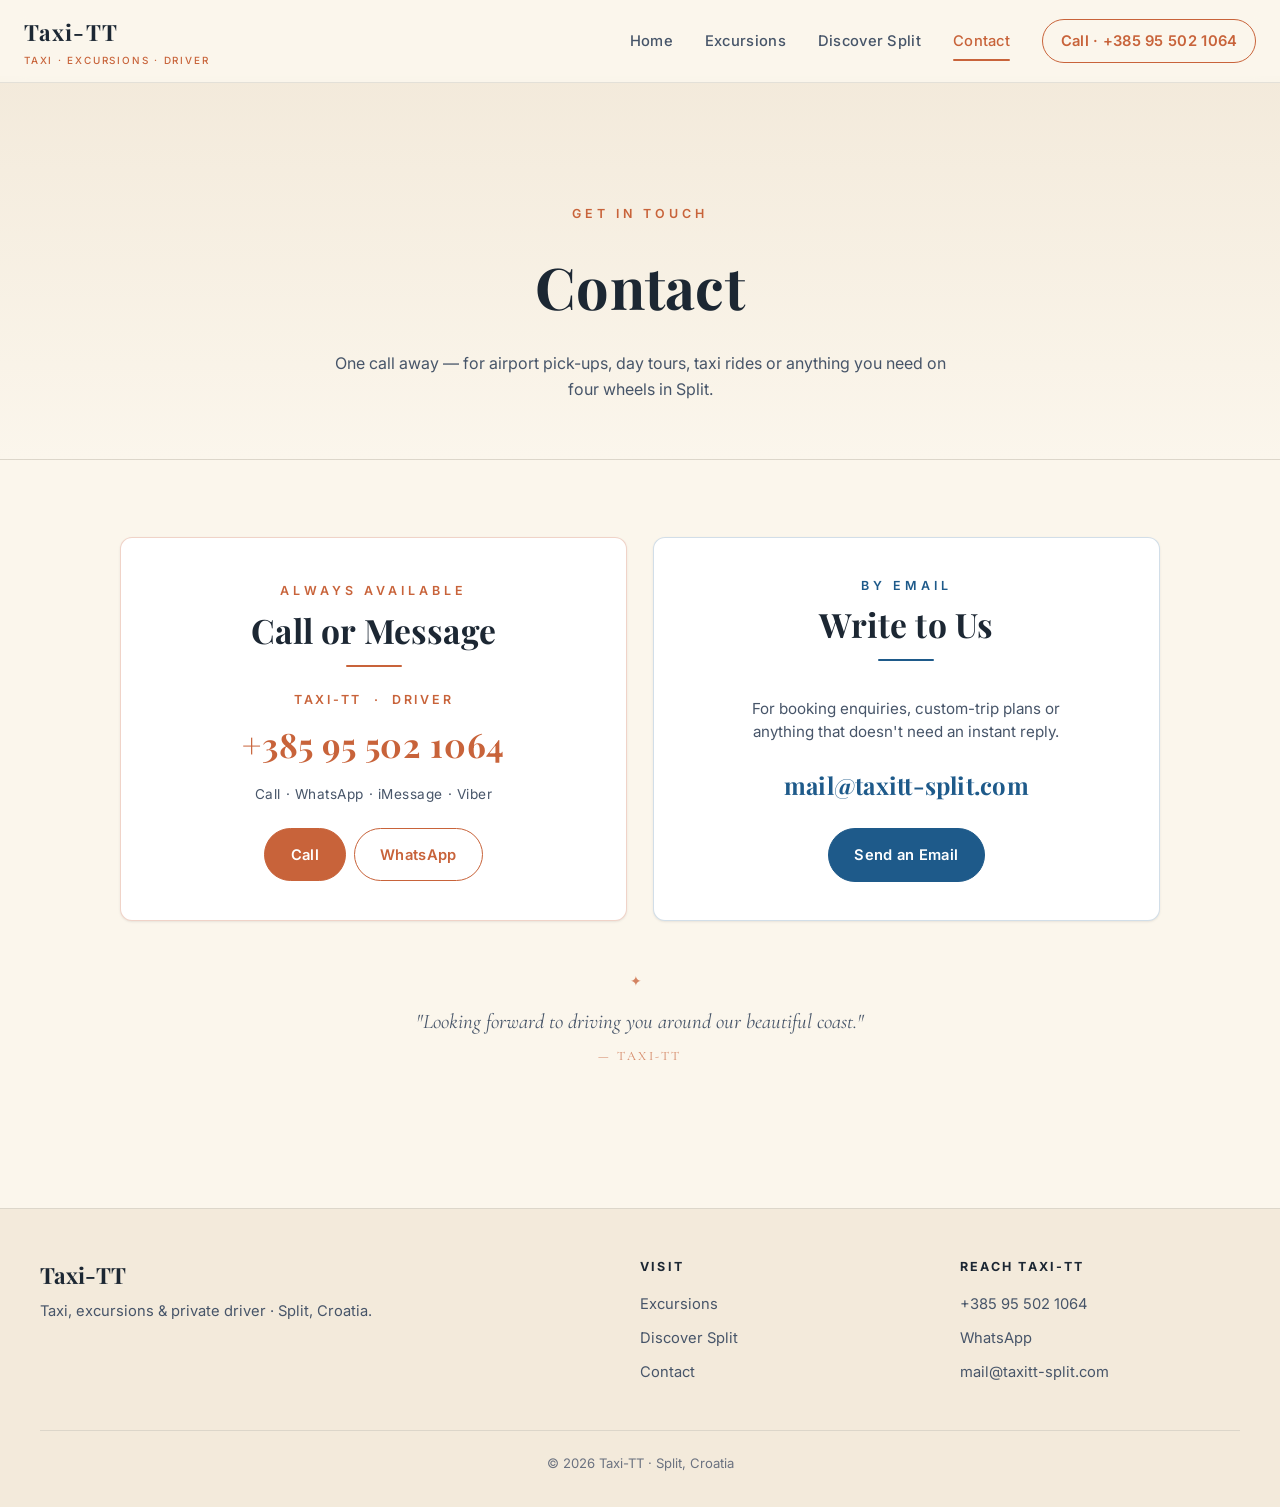
<file: contact.html>
<!DOCTYPE html>
<html lang="en">
<head>
<meta charset="UTF-8">
<meta name="viewport" content="width=device-width, initial-scale=1.0">
<title>Contact — Taxi-TT · Private Driver, Tours &amp; Taxi · Split</title>
<meta name="description" content="Get in touch with Taxi-TT — your private driver, tour guide and taxi in Split, Croatia.">
<link rel="preconnect" href="https://fonts.googleapis.com">
<link rel="preconnect" href="https://fonts.gstatic.com" crossorigin>
<link href="https://fonts.googleapis.com/css2?family=Inter:wght@400;500;600;700&family=Playfair+Display:ital,wght@0,400;0,600;0,700;1,400&family=Cormorant+Garamond:ital,wght@0,300;0,400;1,300;1,400&display=swap" rel="stylesheet">
<link rel="stylesheet" href="assets/css/styles.css">
</head>
<body style="padding-top: 76px;">

<!-- ─────────── NAVIGATION ─────────── -->
<nav class="nav">
  <div class="nav-inner">
    <a href="index.html" class="nav-brand">Taxi-TT<small>Taxi · Excursions · Driver</small></a>
    <button class="nav-toggle" aria-label="Menu">☰</button>
    <ul class="nav-links">
      <li><a href="index.html">Home</a></li>
      <li><a href="index.html#offers">Excursions</a></li>
      <li><a href="split.html">Discover Split</a></li>
      <li><a href="contact.html">Contact</a></li>
      <li><a href="tel:+385955021064" class="nav-cta">Call · +385 95 502 1064</a></li>
    </ul>
  </div>
</nav>

<!-- ─────────── PAGE HEAD ─────────── -->
<header class="page-head">
  <span class="eyebrow">Get in Touch</span>
  <h1>Contact</h1>
  <p>One call away — for airport pick-ups, day tours, taxi rides or anything you need on four wheels in Split.</p>
</header>

<!-- ─────────── CONTACT CARDS ─────────── -->
<section class="section">
  <div class="container">
    <div class="grid grid-2" style="gap: 1.6rem; max-width: 1040px; margin: 0 auto; align-items: stretch;">

      <!-- Phone card -->
      <div class="text-center" style="padding: 2.4rem 1.6rem; border: 1px solid var(--accent-faint); border-radius: 12px; background: var(--bg-card); box-shadow: var(--shadow-sm);">
        <span class="eyebrow">Always Available</span>
        <h2 class="section-heading" style="margin-top: 0.5rem; font-size: clamp(1.5rem, 2.8vw, 2.1rem);">Call or Message</h2>
        <div class="divider"></div>

        <p style="margin-top: 1.4rem; font-family: 'Inter', sans-serif; color: var(--accent); font-size: 0.78rem; font-weight: 600; letter-spacing: 0.22em; text-transform: uppercase;">Taxi-TT &nbsp;·&nbsp; Driver</p>
        <div style="margin-top: 0.4rem; font-family: 'Playfair Display', serif; font-size: clamp(1.5rem, 3.4vw, 2.1rem); color: var(--accent); letter-spacing: 0.02em; font-weight: 700;">
          <a href="tel:+385955021064" style="color: var(--accent);">+385 95 502 1064</a>
        </div>
        <p style="margin-top: 0.7rem; color: var(--text-dim); font-size: 0.85rem; letter-spacing: 0.04em;">
          Call · WhatsApp · iMessage · Viber
        </p>

        <div style="margin-top: 1.4rem; display: flex; gap: 0.5rem; justify-content: center; flex-wrap: wrap;">
          <a href="tel:+385955021064" class="btn btn-solid">Call</a>
          <a href="https://wa.me/385955021064" target="_blank" rel="noopener" class="btn">WhatsApp</a>
        </div>
      </div>

      <!-- Email card -->
      <div class="text-center" style="padding: 2.4rem 1.6rem; border: 1px solid var(--blue-faint); border-radius: 12px; background: var(--bg-card); box-shadow: var(--shadow-sm); display: flex; flex-direction: column; justify-content: center;">
        <span class="eyebrow" style="color: var(--blue);">By Email</span>
        <h2 class="section-heading" style="margin-top: 0.5rem; font-size: clamp(1.5rem, 2.8vw, 2.1rem);">Write to Us</h2>
        <div class="divider" style="background: var(--blue);"></div>

        <p style="margin-top: 1.2rem; max-width: 360px; margin-left: auto; margin-right: auto; color: var(--text-dim); font-size: 0.95rem; line-height: 1.55;">
          For booking enquiries, custom-trip plans or anything that doesn't need an instant reply.
        </p>

        <div style="margin-top: 1.4rem; font-family: 'Playfair Display', serif; font-size: clamp(1.05rem, 2.2vw, 1.5rem); color: var(--blue); letter-spacing: 0.01em; font-weight: 700; word-break: break-all;">
          <a href="mailto:mail@taxitt-split.com" style="color: var(--blue);">mail@taxitt-split.com</a>
        </div>

        <div style="margin-top: 1.4rem;">
          <a href="mailto:mail@taxitt-split.com" class="btn btn-blue btn-solid">Send an Email</a>
        </div>
      </div>

    </div>

    <!-- Closing line -->
    <div class="text-center" style="margin-top: 3rem;">
      <div class="ornament">✦</div>
      <p class="italic" style="font-size: clamp(1.05rem, 1.8vw, 1.3rem); color: var(--text-dim); max-width: 620px; margin: 0.8rem auto 0; line-height: 1.5;">
        "Looking forward to driving you around our beautiful coast."
      </p>
      <p style="margin-top: 0.6rem; color: var(--accent-dim); letter-spacing: 0.2em; text-transform: uppercase; font-size: 0.8rem; font-family: 'Cormorant Garamond', serif;">
        — Taxi-TT
      </p>
    </div>
  </div>
</section>

<!-- ─────────── FOOTER ─────────── -->
<footer class="footer">
  <div class="footer-inner">
    <div>
      <div class="footer-brand-name">Taxi-TT</div>
      <div class="footer-tagline">Taxi, excursions &amp; private driver · Split, Croatia.</div>
    </div>
    <div>
      <div class="footer-h">Visit</div>
      <ul>
        <li><a href="index.html#offers">Excursions</a></li>
        <li><a href="split.html">Discover Split</a></li>
        <li><a href="contact.html">Contact</a></li>
      </ul>
    </div>
    <div>
      <div class="footer-h">Reach Taxi-TT</div>
      <ul>
        <li><a href="tel:+385955021064">+385 95 502 1064</a></li>
        <li><a href="https://wa.me/385955021064" target="_blank" rel="noopener">WhatsApp</a></li>
        <li><a href="mailto:mail@taxitt-split.com">mail@taxitt-split.com</a></li>
      </ul>
    </div>
  </div>
  <div class="footer-bottom">© <span id="yr">2026</span> Taxi-TT · Split, Croatia</div>
</footer>

<script src="assets/js/main.js"></script>
<script>document.getElementById('yr').textContent = new Date().getFullYear();</script>
</body>
</html>
</file>
<file: assets/css/styles.css>
/* ═══════════════════════════════════════════════════════════
   KREŠO — Taxi · Excursions · Offers   ·  Light Mediterranean
   ═══════════════════════════════════════════════════════════ */

:root {
  /* ── Palette ─────────────────────────────────────────────── */
  --bg:           #fbf6ec;           /* warm sunlit cream */
  --bg-soft:      #f3eadb;           /* deeper wheat */
  --bg-card:      #ffffff;
  --bg-deep:      #e9dcc4;

  --text:         #1c2733;           /* deep slate */
  --text-dim:     #475569;
  --text-faint:   #6b7280;
  --text-soft:    #93a1b1;

  --accent:       #c8633a;           /* terracotta — Dalmatian roof */
  --accent-bright:#db7a4d;
  --accent-dark:  #a14d2c;
  --accent-dim:   rgba(200, 99, 58, 0.78);
  --accent-faint: rgba(200, 99, 58, 0.28);
  --accent-bg:    rgba(200, 99, 58, 0.07);

  --blue:         #1e5a8a;           /* Adriatic deep blue */
  --blue-bright:  #2a7ab8;
  --blue-dim:     rgba(30, 90, 138, 0.85);
  --blue-faint:   rgba(30, 90, 138, 0.20);
  --blue-bg:      rgba(30, 90, 138, 0.07);

  --warm:         #e0a039;           /* sun-amber */

  --border:        rgba(28, 39, 51, 0.10);
  --border-strong: rgba(28, 39, 51, 0.18);

  --nav-bg:        rgba(251, 246, 236, 0.88);
  --nav-bg-scroll: rgba(251, 246, 236, 0.96);

  --shadow-sm: 0 1px 3px rgba(28, 39, 51, 0.06), 0 1px 2px rgba(28, 39, 51, 0.04);
  --shadow-md: 0 4px 12px rgba(28, 39, 51, 0.08), 0 2px 4px rgba(28, 39, 51, 0.04);
  --shadow-lg: 0 12px 28px rgba(28, 39, 51, 0.10), 0 4px 8px rgba(28, 39, 51, 0.05);

  /* Backwards-compatible aliases used by Discover Split components */
  --gold:         var(--accent);
  --gold-bright:  var(--accent-bright);
  --gold-dim:     var(--accent-dim);
  --gold-faint:   var(--accent-faint);
  --gold-bg:      var(--accent-bg);
}

*, *::before, *::after { box-sizing: border-box; margin: 0; padding: 0; }

html { scroll-behavior: smooth; }

body {
  background: var(--bg);
  color: var(--text);
  font-family: 'Inter', 'Helvetica Neue', sans-serif;
  font-weight: 400;
  line-height: 1.65;
  -webkit-font-smoothing: antialiased;
  -moz-osx-font-smoothing: grayscale;
  min-height: 100vh;
  overflow-x: clip;
}

img { max-width: 100%; display: block; height: auto; }
a { color: var(--accent); text-decoration: none; transition: color 0.2s; }
a:hover { color: var(--accent-bright); }

/* ─── Typography ─── */
.brand-display {
  font-family: 'Playfair Display', Georgia, serif;
  font-weight: 700;
  letter-spacing: 0.04em;
  line-height: 1.05;
  color: var(--text);
}
.eyebrow {
  font-family: 'Inter', sans-serif;
  font-weight: 600;
  letter-spacing: 0.32em;
  text-transform: uppercase;
  color: var(--accent);
  font-size: 0.78rem;
}
.section-heading {
  font-family: 'Playfair Display', Georgia, serif;
  font-weight: 700;
  color: var(--text);
  letter-spacing: 0.005em;
  line-height: 1.15;
  font-size: clamp(1.7rem, 3.8vw, 2.8rem);
}
.section-sub {
  font-family: 'Inter', sans-serif;
  font-weight: 400;
  font-size: clamp(0.95rem, 1.5vw, 1.05rem);
  letter-spacing: 0.02em;
  color: var(--text-dim);
  margin-top: 0.7rem;
  max-width: 560px;
  margin-left: auto;
  margin-right: auto;
}
.body-text {
  font-size: clamp(1rem, 1.2vw, 1.08rem);
  color: var(--text-dim);
  line-height: 1.75;
}
.gold-em { color: var(--accent); font-weight: 600; }
.warm-em { color: var(--blue); font-weight: 600; }
.italic { font-family: 'Cormorant Garamond', Georgia, serif; font-style: italic; font-size: 1.08em; }

/* ─── Divider ─── */
.divider {
  width: 56px; height: 2px;
  background: var(--accent);
  border-radius: 2px;
  margin: 1rem auto;
}
.ornament {
  font-size: 0.9rem;
  letter-spacing: 0.6em;
  color: var(--accent-dim);
  text-align: center;
  margin: 0.6rem 0;
}

/* ─── Layout ─── */
.container {
  width: 100%;
  max-width: 1200px;
  margin: 0 auto;
  padding: 0 1.5rem;
}
.section { padding: clamp(3rem, 6vw, 5rem) 0; }
.section-tight { padding: clamp(2rem, 4vw, 3rem) 0; }
.text-center { text-align: center; }

/* ─── Navigation ─── */
.nav {
  position: fixed;
  top: 0; left: 0; right: 0;
  z-index: 100;
  padding: 0.85rem 0;
  background: var(--nav-bg);
  -webkit-backdrop-filter: blur(12px);
  backdrop-filter: blur(12px);
  border-bottom: 1px solid var(--border);
  transition: background 0.3s ease, box-shadow 0.3s ease;
}
.nav.scrolled { box-shadow: var(--shadow-sm); background: var(--nav-bg-scroll); }
.nav-inner {
  display: flex;
  align-items: center;
  justify-content: space-between;
  max-width: 1300px;
  margin: 0 auto;
  padding: 0 1.5rem;
}
.nav-brand {
  font-family: 'Playfair Display', Georgia, serif;
  font-weight: 700;
  letter-spacing: 0.05em;
  color: var(--text);
  font-size: 1.4rem;
}
.nav-brand:hover { color: var(--accent); }
.nav-brand small {
  display: block;
  font-family: 'Inter', sans-serif;
  font-weight: 500;
  letter-spacing: 0.18em;
  font-size: 0.62rem;
  color: var(--accent);
  margin-top: 1px;
  text-transform: uppercase;
}
.nav-links {
  display: flex;
  gap: 2rem;
  list-style: none;
  align-items: center;
}
.nav-links a {
  font-family: 'Inter', sans-serif;
  color: var(--text-dim);
  font-size: 0.92rem;
  font-weight: 500;
  letter-spacing: 0.02em;
  position: relative;
  padding: 0.4rem 0;
}
.nav-links a:hover { color: var(--text); }
.nav-links a.active { color: var(--accent); }
.nav-links a.active::after {
  content: '';
  position: absolute;
  bottom: -4px;
  left: 0; right: 0;
  height: 2px;
  background: var(--accent);
  border-radius: 2px;
}
.nav-cta {
  display: inline-flex;
  align-items: center;
  gap: 0.4rem;
  padding: 0.55rem 1.1rem !important;
  border: 1.5px solid var(--accent) !important;
  border-radius: 999px;
  color: var(--accent) !important;
  font-weight: 600 !important;
  transition: background 0.2s, color 0.2s;
}
.nav-cta:hover { background: var(--accent); color: #fff !important; }
.nav-cta::after { display: none !important; }

.nav-toggle {
  display: none;
  background: none;
  border: none;
  color: var(--text);
  font-size: 1.6rem;
  cursor: pointer;
  padding: 0.4rem 0.6rem;
  min-width: 48px;
  min-height: 48px;
  line-height: 1;
  border-radius: 6px;
  transition: background 0.2s;
}
.nav-toggle:active { background: rgba(28, 39, 51, 0.08); }

/* ─── Hero ─── */
.hero {
  position: relative;
  min-height: 92vh;
  display: flex;
  flex-direction: column;
  justify-content: flex-start;
  align-items: center;
  text-align: center;
  padding: 7rem 1.5rem 3rem;
  overflow: hidden;
  background: var(--bg);
}
.hero-bg {
  position: absolute;
  inset: 0;
  z-index: 0;
}
.hero-bg img {
  width: 100%; height: 100%;
  object-fit: cover;
  opacity: 1;
}
.hero-bg::after {
  content: '';
  position: absolute;
  inset: 0;
  background: linear-gradient(180deg,
    rgba(251, 246, 236, 0.08) 0%,
    transparent 22%,
    transparent 92%,
    rgba(251, 246, 236, 0.45) 99%,
    var(--bg) 100%);
}

/* Hero text — VIVID ORANGE everywhere with hard dark stroke.
   Pops on the dark car (orange on black = high contrast) AND on the light
   buildings (the dark stroke gives the letters crisp definition). */
.hero .brand-display,
.hero .accent-tag,
.hero .eyebrow,
.hero-tagline,
.hero-meta {
  color: #ff8a3c;
}
.hero .brand-display {
  text-shadow:
    -2px -2px 0 rgba(0, 0, 0, 0.85),
    2px -2px 0 rgba(0, 0, 0, 0.85),
    -2px 2px 0 rgba(0, 0, 0, 0.85),
    2px 2px 0 rgba(0, 0, 0, 0.85),
    0 0 28px rgba(0, 0, 0, 0.55),
    0 4px 12px rgba(0, 0, 0, 0.6);
}
.hero .accent-tag,
.hero .eyebrow {
  text-shadow:
    -1px -1px 0 rgba(0, 0, 0, 0.8),
    1px -1px 0 rgba(0, 0, 0, 0.8),
    -1px 1px 0 rgba(0, 0, 0, 0.8),
    1px 1px 0 rgba(0, 0, 0, 0.8),
    0 0 16px rgba(0, 0, 0, 0.55),
    0 2px 6px rgba(0, 0, 0, 0.5);
}
.hero-tagline {
  font-weight: 600;
  text-shadow:
    -1px -1px 0 rgba(0, 0, 0, 0.8),
    1px -1px 0 rgba(0, 0, 0, 0.8),
    -1px 1px 0 rgba(0, 0, 0, 0.8),
    1px 1px 0 rgba(0, 0, 0, 0.8),
    0 0 16px rgba(0, 0, 0, 0.6),
    0 2px 5px rgba(0, 0, 0, 0.5);
}
.hero-meta {
  font-weight: 600;
  text-shadow:
    -1px -1px 0 rgba(0, 0, 0, 0.8),
    1px -1px 0 rgba(0, 0, 0, 0.8),
    -1px 1px 0 rgba(0, 0, 0, 0.8),
    1px 1px 0 rgba(0, 0, 0, 0.8),
    0 0 12px rgba(0, 0, 0, 0.55);
}
.hero-meta .ico { color: #ff8a3c; }
.hero-content { position: relative; z-index: 1; max-width: 900px; }
.hero-badge {
  display: inline-flex;
  align-items: center;
  gap: 0.5rem;
  padding: 0.4rem 0.95rem;
  border-radius: 999px;
  background: rgba(255, 255, 255, 0.7);
  border: 1px solid var(--border);
  color: var(--text-dim);
  font-size: 0.82rem;
  font-weight: 500;
  letter-spacing: 0.03em;
  margin-bottom: 1.4rem;
  box-shadow: var(--shadow-sm);
}
.hero-badge .dot {
  width: 7px; height: 7px;
  background: #2bbb6c;
  border-radius: 50%;
  box-shadow: 0 0 0 3px rgba(43, 187, 108, 0.18);
}
.hero h1 {
  font-size: clamp(3rem, 9vw, 6.2rem);
  margin: 0.5rem 0 1.2rem;
}
.hero .accent-tag {
  font-family: 'Cormorant Garamond', Georgia, serif;
  font-style: italic;
  color: #ff8a3c;
  font-size: clamp(1.2rem, 2.4vw, 1.7rem);
  display: block;
  margin-top: 0.5rem;
}
.hero-tagline {
  font-size: clamp(1.05rem, 1.7vw, 1.25rem);
  color: #ff8a3c;
  max-width: 600px;
  margin: 0 auto 2rem;
  line-height: 1.65;
}
.hero-cta-row {
  display: flex;
  gap: 0.7rem;
  justify-content: center;
  flex-wrap: wrap;
  margin-top: 0.8rem;
}
.hero-meta {
  margin-top: 2.6rem;
  display: flex;
  gap: 1.6rem;
  justify-content: center;
  flex-wrap: wrap;
  color: #ff8a3c;
  font-size: 0.85rem;
}
.hero-meta span { display: inline-flex; align-items: center; gap: 0.4rem; }
.hero-meta .ico { color: #ff8a3c; font-size: 1rem; }

/* ─── Page header (inner pages) ─── */
.page-head {
  padding: 8rem 1.5rem 3.5rem;
  text-align: center;
  position: relative;
  background: linear-gradient(180deg, var(--bg-soft) 0%, var(--bg) 100%);
  border-bottom: 1px solid var(--border);
}
.page-head h1 {
  font-family: 'Playfair Display', Georgia, serif;
  font-size: clamp(2.2rem, 5vw, 3.6rem);
  color: var(--text);
  font-weight: 700;
  letter-spacing: 0.005em;
}
.page-head .eyebrow { display: block; margin-bottom: 0.9rem; }
.page-head p { color: var(--text-dim); margin-top: 1rem; max-width: 640px; margin-left: auto; margin-right: auto; }

/* ─── Cards ─── */
.card {
  background: var(--bg-card);
  border: 1px solid var(--border);
  border-radius: 12px;
  padding: 1.5rem 1.6rem;
  transition: transform 0.25s ease, box-shadow 0.25s ease, border-color 0.25s ease;
  text-align: left;
  box-shadow: var(--shadow-sm);
}
.card:hover {
  transform: translateY(-3px);
  box-shadow: var(--shadow-md);
  border-color: var(--accent-faint);
}
.card-title {
  font-family: 'Playfair Display', Georgia, serif;
  font-size: 1.12rem;
  color: var(--text);
  margin-bottom: 0.5rem;
  font-weight: 700;
  letter-spacing: 0.005em;
}
.card-body { color: var(--text-dim); font-size: 0.98rem; line-height: 1.65; }

/* ─── Service cards (icon + title + line) ─── */
.service-grid {
  display: grid;
  grid-template-columns: repeat(4, 1fr);
  gap: 1rem;
}
.service {
  background: var(--bg-card);
  border: 1px solid var(--border);
  border-radius: 14px;
  padding: 1.6rem 1.4rem;
  text-align: center;
  box-shadow: var(--shadow-sm);
  transition: transform 0.25s ease, box-shadow 0.25s ease, border-color 0.25s ease;
}
.service:hover { transform: translateY(-3px); box-shadow: var(--shadow-md); border-color: var(--accent-faint); }
.service-ico {
  width: 52px; height: 52px;
  margin: 0 auto 0.9rem;
  display: flex; align-items: center; justify-content: center;
  border-radius: 50%;
  background: var(--accent-bg);
  color: var(--accent);
  font-size: 1.4rem;
}
.service-title {
  font-family: 'Playfair Display', Georgia, serif;
  font-size: 1.1rem;
  color: var(--text);
  font-weight: 700;
  margin-bottom: 0.35rem;
}
.service-desc { color: var(--text-dim); font-size: 0.9rem; line-height: 1.5; }

/* ─── Airport transfer (fixed-price hero section) ─── */
.section-airport {
  background:
    radial-gradient(ellipse at 0% 50%, rgba(30, 90, 138, 0.07) 0%, transparent 55%),
    radial-gradient(ellipse at 100% 50%, rgba(200, 99, 58, 0.06) 0%, transparent 55%),
    var(--bg);
}
.airport-grid {
  display: grid;
  grid-template-columns: 1fr 1.35fr;
  gap: 1.8rem;
  align-items: stretch;
  max-width: 1080px;
  margin: 0 auto;
}
.airport-pricing {
  background: var(--bg-card);
  border: 1px solid var(--border);
  border-radius: 16px;
  padding: 2rem 1.9rem;
  box-shadow: var(--shadow-md);
  display: flex;
  flex-direction: column;
}
.airport-price-tag {
  display: inline-block;
  align-self: flex-start;
  padding: 0.32rem 0.9rem;
  background: var(--accent);
  color: #fff;
  font-size: 0.7rem;
  font-weight: 700;
  letter-spacing: 0.18em;
  text-transform: uppercase;
  border-radius: 999px;
  margin-bottom: 0.9rem;
}
.airport-price {
  font-family: 'Playfair Display', serif;
  font-size: clamp(3.6rem, 8.5vw, 5.4rem);
  font-weight: 700;
  color: var(--accent);
  line-height: 1;
  letter-spacing: -0.01em;
  margin: 0.2rem 0 0.4rem;
}
.airport-price-meta {
  font-size: 0.92rem;
  color: var(--text-dim);
  margin-bottom: 1.4rem;
  letter-spacing: 0.01em;
}
.airport-features {
  list-style: none;
  padding: 0;
  margin: 0 0 1.6rem;
}
.airport-features li {
  display: flex;
  align-items: flex-start;
  gap: 0.6rem;
  font-size: 0.94rem;
  color: var(--text-dim);
  padding: 0.55rem 0;
  border-bottom: 1px solid var(--border);
  line-height: 1.5;
}
.airport-features li:last-child { border-bottom: none; }
.airport-check {
  display: inline-flex;
  align-items: center;
  justify-content: center;
  width: 20px; height: 20px;
  border-radius: 50%;
  background: var(--accent-bg);
  color: var(--accent);
  font-size: 0.7rem;
  font-weight: 700;
  flex-shrink: 0;
  margin-top: 2px;
}
.airport-cta {
  display: flex;
  gap: 0.5rem;
  flex-wrap: wrap;
  margin-top: auto;
}
.airport-map-wrap {
  display: flex;
  flex-direction: column;
  gap: 0.8rem;
  min-height: 380px;
}
.airport-map-wrap #airport-map {
  flex: 1;
  min-height: 320px;
  margin: 0;
  border-radius: 14px;
}
.airport-distance {
  padding: 0.85rem 1.1rem;
  background: var(--bg-card);
  border: 1px solid var(--border);
  border-radius: 10px;
  display: flex;
  justify-content: space-between;
  align-items: center;
  font-size: 0.92rem;
  color: var(--text-dim);
  flex-wrap: wrap;
  gap: 0.5rem;
}
.airport-distance-label {
  color: var(--text);
  font-weight: 700;
}
.airport-distance-sep {
  margin: 0 0.4rem;
  color: var(--text-faint);
}
.airport-distance-route {
  font-size: 0.85rem;
  color: var(--text-faint);
  letter-spacing: 0.02em;
}
.airport-distance-sub {
  font-size: 0.85rem;
  color: var(--text-faint);
  font-style: italic;
  margin-left: 0.45rem;
  font-weight: 400;
}

/* Map pins for airport map */
.pm-split-center {
  width: 26px; height: 26px;
  background: var(--accent);
  border: 3px solid #fff;
  border-radius: 50%;
  box-shadow: 0 0 0 5px rgba(200, 99, 58, 0.30), 0 2px 8px rgba(0,0,0,0.20);
}
.pm-airport {
  width: 38px; height: 38px;
  background: var(--blue);
  color: #fff;
  border: 3px solid #fff;
  border-radius: 50%;
  display: flex; align-items: center; justify-content: center;
  font-size: 17px;
  box-shadow: 0 0 0 5px rgba(30, 90, 138, 0.25), 0 2px 8px rgba(0,0,0,0.20);
}
.pm-distance {
  background: #fff;
  color: var(--text);
  border: 1.5px solid var(--accent);
  border-radius: 999px;
  padding: 4px 12px;
  font-family: 'Inter', sans-serif;
  font-size: 12px;
  font-weight: 700;
  letter-spacing: 0.04em;
  white-space: nowrap;
  text-align: center;
  box-shadow: 0 2px 8px rgba(0, 0, 0, 0.15);
}

.airport-price-note {
  font-size: 0.88rem;
  color: var(--text-dim);
  margin: 0.2rem 0 1.4rem;
  padding: 0.7rem 0.9rem;
  background: rgba(30, 90, 138, 0.05);
  border-left: 3px solid var(--blue);
  border-radius: 4px;
  line-height: 1.55;
}
.airport-price-note strong { color: var(--text); font-weight: 700; }
.airport-price-note a { color: var(--blue); font-weight: 600; }
.airport-price-note a:hover { color: var(--blue-bright); }

@media (max-width: 900px) {
  .airport-grid { grid-template-columns: 1fr; gap: 1.4rem; }
  .airport-map-wrap { min-height: 320px; }
  .airport-map-wrap #airport-map { min-height: 280px; }
  .airport-cta .btn { flex: 1; justify-content: center; }
}

/* ─── Meet the driver (about) ─── */
.section-about { background: var(--bg-soft); }
.about-heading-nick {
  font-family: 'Cormorant Garamond', serif;
  font-style: italic;
  font-weight: 400;
  color: var(--accent);
  font-size: 0.95em;
  letter-spacing: 0.005em;
}
.about-grid {
  max-width: 780px;
  margin: 0 auto;
}
.about-portrait {
  display: flex;
  flex-direction: column;
  align-items: center;
  gap: 1.1rem;
}
.about-portrait-frame {
  width: 100%;
  max-width: 300px;
  aspect-ratio: 1 / 1;
  border-radius: 50%;
  background:
    linear-gradient(135deg, rgba(200, 99, 58, 0.18) 0%, rgba(30, 90, 138, 0.18) 100%),
    var(--bg-card);
  border: 3px solid #fff;
  display: flex;
  align-items: center;
  justify-content: center;
  overflow: hidden;
  position: relative;
  box-shadow: var(--shadow-md);
}
.about-portrait-frame img {
  width: 100%; height: 100%;
  object-fit: cover;
}
.about-portrait-placeholder {
  font-family: 'Cormorant Garamond', serif;
  font-style: italic;
  color: var(--text-faint);
  font-size: 1rem;
  text-align: center;
  padding: 0 1rem;
}
.about-portrait-frame:has(img) .about-portrait-placeholder { display: none; }
.about-name-card { text-align: center; }
.about-name-card strong {
  display: block;
  font-family: 'Playfair Display', serif;
  font-size: 1.4rem;
  color: var(--text);
  font-weight: 700;
  letter-spacing: 0.01em;
}
.about-name-nick {
  display: block;
  font-family: 'Cormorant Garamond', serif;
  font-style: italic;
  color: var(--accent);
  font-size: 1.05rem;
  margin-top: 0.15rem;
}
.about-name-pron {
  display: block;
  color: var(--text-faint);
  font-size: 0.78rem;
  letter-spacing: 0.02em;
  margin-top: 0.4rem;
}
.about-name-pron em { font-style: italic; color: var(--text-dim); font-weight: 600; }
.about-bio p {
  color: var(--text-dim);
  font-size: 1.02rem;
  line-height: 1.75;
  margin-bottom: 1rem;
}
.about-bio p strong { color: var(--text); font-weight: 600; }
.about-bio p em {
  font-family: 'Cormorant Garamond', serif;
  font-size: 1.05em;
  color: var(--text);
}
.about-quickfacts {
  list-style: none;
  padding: 0;
  margin-top: 1.5rem;
  display: grid;
  grid-template-columns: 1fr 1fr;
  gap: 0 1.5rem;
}
.about-quickfacts li {
  font-size: 0.92rem;
  color: var(--text-dim);
  padding: 0.55rem 0;
  border-bottom: 1px solid var(--border);
  display: flex;
  align-items: flex-start;
  gap: 0.6rem;
  line-height: 1.5;
}
.about-quickfacts li:nth-last-child(-n+2) { border-bottom: none; }
.about-fact-ico {
  color: var(--accent);
  flex-shrink: 0;
  font-size: 0.9rem;
  margin-top: 1px;
}

@media (max-width: 900px) {
  .about-grid { grid-template-columns: 1fr; gap: 1.6rem; }
  .about-portrait-frame { max-width: 240px; }
  .about-quickfacts { grid-template-columns: 1fr; }
  .about-quickfacts li:nth-last-child(-n+2) { border-bottom: 1px solid var(--border); }
  .about-quickfacts li:last-child { border-bottom: none; }
}

/* ─── Offer cards (excursions) ─── */
.offer-grid {
  display: grid;
  grid-template-columns: repeat(3, 1fr);
  gap: 1.4rem;
}
.offer {
  background: var(--bg-card);
  border: 1px solid var(--border);
  border-radius: 14px;
  overflow: hidden;
  display: flex;
  flex-direction: column;
  transition: transform 0.25s ease, box-shadow 0.25s ease;
  box-shadow: var(--shadow-sm);
}
.offer:hover { transform: translateY(-4px); box-shadow: var(--shadow-md); }
.offer-photo {
  position: relative;
  aspect-ratio: 16 / 10;
  background:
    linear-gradient(135deg, rgba(200, 99, 58, 0.18) 0%, rgba(30, 90, 138, 0.22) 100%),
    var(--bg-deep);
  display: flex;
  align-items: flex-end;
  justify-content: flex-start;
  padding: 0.9rem;
}
/* ─── Flexible pricing banner ─── */
.pricing-note {
  display: grid;
  grid-template-columns: auto 1fr auto;
  align-items: center;
  gap: 1.5rem;
  padding: 1.4rem 1.8rem;
  background:
    linear-gradient(135deg, rgba(224, 160, 57, 0.10) 0%, rgba(200, 99, 58, 0.10) 100%),
    var(--bg-card);
  border: 1px solid var(--accent-faint);
  border-radius: 14px;
  margin-bottom: 2.2rem;
  box-shadow: var(--shadow-sm);
}
.pricing-note-ico {
  width: 52px; height: 52px;
  display: flex; align-items: center; justify-content: center;
  border-radius: 50%;
  background: rgba(224, 160, 57, 0.18);
  color: #95610f;
  font-family: 'Playfair Display', serif;
  font-size: 1.55rem;
  font-weight: 700;
  flex-shrink: 0;
}
.pricing-note-text {
  color: var(--text-dim);
  font-size: 0.95rem;
  line-height: 1.55;
}
.pricing-note-text strong {
  display: block;
  color: var(--text);
  font-family: 'Playfair Display', serif;
  font-weight: 700;
  font-size: 1.08rem;
  margin-bottom: 0.2rem;
  letter-spacing: 0;
}
.pricing-note-actions {
  display: flex;
  gap: 0.5rem;
  flex-shrink: 0;
}
.pricing-note-actions .btn {
  padding: 0.6rem 1.2rem;
  font-size: 0.85rem;
}
@media (max-width: 900px) {
  .pricing-note {
    grid-template-columns: 1fr;
    text-align: center;
    padding: 1.6rem 1.4rem;
    gap: 1rem;
  }
  .pricing-note-ico { margin: 0 auto; }
  .pricing-note-actions { justify-content: center; flex-wrap: wrap; }
}

.offer-photo::before {
  content: 'Photo coming soon';
  position: absolute;
  inset: 0;
  display: flex;
  align-items: center;
  justify-content: center;
  font-family: 'Cormorant Garamond', serif;
  font-style: italic;
  color: rgba(28, 39, 51, 0.35);
  font-size: 0.95rem;
  letter-spacing: 0.05em;
  pointer-events: none;
}
.offer-photo img {
  position: absolute; inset: 0;
  width: 100%; height: 100%;
  object-fit: cover;
}
.offer-photo:has(img)::before { display: none; }
.offer-tag {
  position: relative;
  z-index: 1;
  padding: 0.3rem 0.7rem;
  background: rgba(255, 255, 255, 0.95);
  color: var(--text);
  font-size: 0.72rem;
  font-weight: 600;
  letter-spacing: 0.06em;
  text-transform: uppercase;
  border-radius: 999px;
  box-shadow: var(--shadow-sm);
}
.offer-tag.popular { background: var(--accent); color: #fff; }
.offer-body { padding: 1.1rem 1.3rem 1.3rem; flex: 1; display: flex; flex-direction: column; }
.offer-title {
  font-family: 'Playfair Display', Georgia, serif;
  font-size: 1.18rem;
  color: var(--text);
  font-weight: 700;
  margin-bottom: 0.3rem;
}
.offer-desc {
  color: var(--text-dim);
  font-size: 0.92rem;
  line-height: 1.55;
  flex: 1;
}
.offer-meta {
  display: flex;
  align-items: center;
  justify-content: space-between;
  margin-top: 1rem;
  padding-top: 0.9rem;
  border-top: 1px solid var(--border);
}
.offer-quote-link {
  font-family: 'Inter', sans-serif;
  font-size: 0.88rem;
  font-weight: 600;
  color: var(--accent);
  letter-spacing: 0;
  display: inline-flex;
  align-items: center;
  gap: 0.3rem;
  transition: color 0.2s, gap 0.2s;
}
.offer-quote-link:hover { color: var(--accent-bright); gap: 0.5rem; }
.offer-price {
  font-family: 'Playfair Display', serif;
  color: var(--accent);
  font-size: 1rem;
  font-weight: 700;
}
.offer-price small {
  font-family: 'Inter', sans-serif;
  font-weight: 500;
  color: var(--text-faint);
  font-size: 0.74rem;
  margin-left: 0.2rem;
  letter-spacing: 0.04em;
}
.offer-duration {
  font-size: 0.82rem;
  color: var(--text-faint);
  letter-spacing: 0.04em;
}

/* ─── "Why Krešo" feature row ─── */
.feature-row { display: grid; grid-template-columns: repeat(3, 1fr); gap: 1.6rem; }
.feature {
  text-align: center;
  padding: 1.4rem 1.2rem;
}
.feature-ico {
  width: 56px; height: 56px;
  margin: 0 auto 0.9rem;
  display: flex; align-items: center; justify-content: center;
  border-radius: 14px;
  background: var(--blue-bg);
  color: var(--blue);
  font-size: 1.5rem;
}
.feature-title {
  font-family: 'Playfair Display', Georgia, serif;
  font-size: 1.15rem;
  color: var(--text);
  font-weight: 700;
  margin-bottom: 0.35rem;
}
.feature p { color: var(--text-dim); font-size: 0.95rem; line-height: 1.6; }

/* ─── CTA block ─── */
.cta-block {
  background:
    radial-gradient(ellipse at 20% 0%, rgba(200, 99, 58, 0.12) 0%, transparent 50%),
    radial-gradient(ellipse at 100% 100%, rgba(30, 90, 138, 0.10) 0%, transparent 55%),
    var(--bg-soft);
  border: 1px solid var(--border);
  border-radius: 18px;
  padding: clamp(2.4rem, 5vw, 3.6rem) 2rem;
  text-align: center;
}

/* ─── Grids (legacy used by Discover Split) ─── */
.grid { display: grid; gap: 1.2rem; }
.grid-2 { grid-template-columns: repeat(2, 1fr); }
.grid-3 { grid-template-columns: repeat(3, 1fr); }
.grid-4 { grid-template-columns: repeat(4, 1fr); }

/* ─── Item list (legacy) ─── */
.item-list { display: flex; flex-direction: column; }
.item {
  display: flex;
  gap: 1.1rem;
  padding: 1.15rem 0;
  border-bottom: 1px solid var(--border);
}
.item:last-child { border-bottom: none; }
.item-icon {
  font-size: 0.95rem;
  color: var(--accent);
  min-width: 2.2rem;
  text-align: center;
  margin-top: 4px;
  flex-shrink: 0;
}
.item-title {
  font-family: 'Playfair Display', serif;
  font-size: 1.06rem;
  color: var(--text);
  margin-bottom: 0.3rem;
  font-weight: 700;
}
.item-desc { color: var(--text-dim); font-size: 0.98rem; line-height: 1.65; }

/* ─── Hero entrance animation ─── */
@keyframes hero-rise {
  from { opacity: 0; transform: translateY(20px); }
  to   { opacity: 1; transform: translateY(0); }
}
.hero-content > * { animation: hero-rise 0.9s cubic-bezier(0.16, 1, 0.3, 1) both; }
.hero-content > *:nth-child(1) { animation-delay: 0.05s; }
.hero-content > *:nth-child(2) { animation-delay: 0.20s; }
.hero-content > *:nth-child(3) { animation-delay: 0.35s; }
.hero-content > *:nth-child(4) { animation-delay: 0.50s; }
.hero-content > *:nth-child(5) { animation-delay: 0.65s; }
.hero-content > *:nth-child(6) { animation-delay: 0.80s; }

@media (prefers-reduced-motion: reduce) {
  .hero-content > * { animation: none !important; }
}

/* ─── Reveal on scroll ─── */
.reveal {
  opacity: 0;
  transform: translateY(22px);
  transition: opacity 0.7s cubic-bezier(0.16, 1, 0.3, 1), transform 0.7s cubic-bezier(0.16, 1, 0.3, 1);
  will-change: opacity, transform;
}
.reveal.visible { opacity: 1; transform: translateY(0); }
@media (prefers-reduced-motion: reduce) {
  .reveal { opacity: 1 !important; transform: none !important; transition: none !important; }
}

/* ─── Leaflet map (light theme) ─── */
.leaflet-map {
  height: 460px; width: 100%;
  border: 1px solid var(--border);
  border-radius: 12px;
  overflow: hidden;
  max-width: 980px;
  margin: 0 auto;
  background: var(--bg-soft);
  box-shadow: var(--shadow-sm);
}
.pm-oblivion {
  width: 22px; height: 22px;
  background: var(--blue);
  border: 3px solid #fff;
  border-radius: 50%;
  box-shadow: 0 0 0 5px rgba(30, 90, 138, 0.30), 0 2px 8px rgba(0,0,0,0.25);
}
.pm-parking {
  width: 30px; height: 30px;
  background: #fff;
  border: 2px solid var(--accent);
  border-radius: 50%;
  color: var(--accent);
  font-family: 'Playfair Display', serif;
  font-weight: 700;
  font-size: 15px;
  display: flex; align-items: center; justify-content: center;
  box-shadow: 0 2px 6px rgba(0,0,0,0.2);
}
.leaflet-popup-content-wrapper {
  background: #fff;
  color: var(--text-dim);
  border: 1px solid var(--border);
  border-radius: 8px;
  box-shadow: var(--shadow-md);
}
.leaflet-popup-tip { background: #fff; }
.leaflet-popup-content {
  margin: 12px 16px;
  font-family: 'Inter', sans-serif;
  font-size: 13px;
  line-height: 1.55;
}
.leaflet-popup-content strong {
  font-family: 'Playfair Display', serif;
  color: var(--text);
  font-size: 14px;
  display: block;
  margin-bottom: 4px;
  letter-spacing: 0.005em;
}
.leaflet-popup-content a {
  color: var(--accent);
  text-decoration: none;
  border-bottom: 1px solid var(--accent-faint);
  font-size: 12px;
  letter-spacing: 0.06em;
  text-transform: uppercase;
}
.leaflet-container a.leaflet-popup-close-button { color: var(--text-faint); }
.leaflet-container a.leaflet-popup-close-button:hover { color: var(--accent); }
.leaflet-control-attribution { background: rgba(255,255,255, 0.85) !important; color: var(--text-faint) !important; font-size: 10px !important; }
.leaflet-control-attribution a { color: var(--accent-dim) !important; }
.pm-legend {
  text-align: center;
  font-family: 'Inter', sans-serif;
  color: var(--text-dim);
  font-size: 0.88rem;
  letter-spacing: 0.02em;
  margin: 1.4rem 0 1.6rem;
}
.pm-legend .swatch {
  display: inline-block;
  width: 12px; height: 12px;
  border-radius: 50%;
  vertical-align: middle;
  margin: 0 0.4rem 0 1rem;
}
.pm-legend .swatch.gold { background: var(--blue); border: 2px solid #fff; box-shadow: 0 0 0 1px var(--border); }
.pm-legend .swatch.parking { background: #fff; border: 2px solid var(--accent); }

/* ─── Sticky sub-navigation ─── */
.subnav {
  position: sticky;
  top: 64px;
  z-index: 50;
  background: var(--nav-bg-scroll);
  -webkit-backdrop-filter: blur(10px);
  backdrop-filter: blur(10px);
  border-bottom: 1px solid var(--border);
  padding: 0.5rem 0;
  overflow-x: auto;
  -webkit-overflow-scrolling: touch;
  scrollbar-width: none;
}
.subnav::-webkit-scrollbar { display: none; }
.subnav-inner {
  display: flex;
  justify-content: space-around;
  align-items: center;
  padding: 0 2rem;
  max-width: 1400px;
  width: 100%;
  margin: 0 auto;
  white-space: nowrap;
}
.subnav a {
  color: var(--text-dim);
  font-family: 'Inter', sans-serif;
  font-size: 0.85rem;
  font-weight: 500;
  letter-spacing: 0.04em;
  padding: 0.45rem 0.7rem;
  position: relative;
  flex: 0 0 auto;
}
.subnav a:hover { color: var(--text); }
.subnav a.active { color: var(--accent); }
.subnav a.active::after {
  content: '';
  position: absolute;
  left: 0.7rem; right: 0.7rem; bottom: -2px;
  height: 2px;
  background: var(--accent);
  border-radius: 2px;
}
[data-spy] { scroll-margin-top: 130px; }

/* ─── Dish card (light) ─── */
.dish-card {
  background: var(--bg-card);
  border: 1px solid var(--border);
  border-radius: 12px;
  overflow: hidden;
  display: flex;
  flex-direction: column;
  transition: transform 0.25s ease, box-shadow 0.25s ease;
  box-shadow: var(--shadow-sm);
}
.dish-card:hover { transform: translateY(-3px); box-shadow: var(--shadow-md); }
.dish-photo {
  display: block;
  position: relative;
  width: 100%;
  aspect-ratio: 16 / 10;
  overflow: hidden;
  background: var(--bg-soft);
  cursor: pointer;
}
.dish-photo img {
  width: 100%; height: 100%;
  object-fit: cover;
  transition: transform 0.5s ease;
}
.dish-photo::after {
  content: '↗  TasteAtlas';
  position: absolute;
  top: 10px; right: 12px;
  color: #fff;
  background: rgba(28, 39, 51, 0.78);
  padding: 4px 9px;
  border-radius: 4px;
  font-size: 11px;
  letter-spacing: 0.08em;
  text-transform: uppercase;
  font-family: 'Inter', sans-serif;
  font-weight: 600;
  opacity: 0;
  transition: opacity 0.3s;
  pointer-events: none;
  z-index: 2;
}
.dish-card:hover .dish-photo::after { opacity: 1; }
.dish-card:hover .dish-photo img { transform: scale(1.05); }
.dish-body { padding: 1.05rem 1.25rem 1.25rem; flex: 1; }
.dish-title {
  font-family: 'Playfair Display', serif;
  font-size: 1.05rem;
  color: var(--text);
  font-weight: 700;
  margin-bottom: 0.45rem;
}
.dish-body p {
  color: var(--text-dim);
  font-size: 0.92rem;
  line-height: 1.6;
}

/* ─── Photo Gallery / Lightbox ─── */
.gallery {
  display: grid;
  grid-template-columns: repeat(4, 1fr);
  gap: 0.6rem;
  margin-top: 1.8rem;
}
.gallery-item {
  position: relative;
  aspect-ratio: 1 / 1;
  overflow: hidden;
  border-radius: 8px;
  cursor: pointer;
  background: var(--bg-soft);
  border: 1px solid var(--border);
}
.gallery-item img {
  width: 100%; height: 100%;
  object-fit: cover;
  transition: transform 0.4s ease, opacity 0.3s ease;
}
.gallery-item:hover img { transform: scale(1.04); opacity: 0.92; }

.lightbox {
  position: fixed;
  inset: 0;
  background: rgba(15, 22, 32, 0.94);
  z-index: 1000;
  display: none;
  align-items: center;
  justify-content: center;
  padding: 2rem;
}
.lightbox.open { display: flex; }
.lightbox img {
  max-width: 100%;
  max-height: 90vh;
  object-fit: contain;
  border-radius: 4px;
}
.lightbox-close,
.lightbox-prev,
.lightbox-next {
  position: absolute;
  background: rgba(255, 255, 255, 0.10);
  border: 1px solid rgba(255, 255, 255, 0.25);
  color: #fff;
  font-size: 1.2rem;
  width: 48px; height: 48px;
  border-radius: 50%;
  cursor: pointer;
  transition: background 0.25s, border-color 0.25s;
  display: flex; align-items: center; justify-content: center;
  -webkit-backdrop-filter: blur(4px);
  backdrop-filter: blur(4px);
}
.lightbox-close:hover,
.lightbox-prev:hover,
.lightbox-next:hover {
  background: rgba(255, 255, 255, 0.22);
  border-color: rgba(255, 255, 255, 0.5);
}
.lightbox-close { top: 1.5rem; right: 1.5rem; }
.lightbox-prev  { left: 1.5rem; top: 50%; transform: translateY(-50%); }
.lightbox-next  { right: 1.5rem; top: 50%; transform: translateY(-50%); }
.lightbox-counter {
  position: absolute;
  bottom: 1.5rem; left: 50%; transform: translateX(-50%);
  color: rgba(255, 255, 255, 0.7);
  font-family: 'Inter', sans-serif;
  font-size: 0.88rem;
  letter-spacing: 0.06em;
}

/* ─── Buttons ─── */
.btn {
  display: inline-flex;
  align-items: center;
  gap: 0.5rem;
  padding: 0.85rem 1.6rem;
  border: 1.5px solid var(--accent);
  color: var(--accent);
  background: transparent;
  font-family: 'Inter', sans-serif;
  font-size: 0.92rem;
  font-weight: 600;
  letter-spacing: 0.02em;
  text-transform: none;
  cursor: pointer;
  transition: all 0.2s ease;
  border-radius: 999px;
  white-space: nowrap;
}
.btn:hover {
  background: var(--accent);
  color: #fff;
  transform: translateY(-1px);
  box-shadow: var(--shadow-md);
}
.btn-solid {
  background: var(--accent);
  color: #fff;
}
.btn-solid:hover {
  background: var(--accent-dark);
  border-color: var(--accent-dark);
}
.btn-blue {
  border-color: var(--blue);
  color: var(--blue);
}
.btn-blue:hover {
  background: var(--blue);
  color: #fff;
  border-color: var(--blue);
}
.btn-blue.btn-solid {
  background: var(--blue);
  color: #fff;
}
.btn-blue.btn-solid:hover {
  background: #163f60;
  border-color: #163f60;
}
.btn-lg { padding: 1rem 1.9rem; font-size: 1rem; }

/* ─── Footer ─── */
.footer {
  border-top: 1px solid var(--border);
  background: var(--bg-soft);
  padding: 3rem 1.5rem 2rem;
  margin-top: 4rem;
}
.footer-inner {
  max-width: 1200px;
  margin: 0 auto;
  display: grid;
  grid-template-columns: 2fr 1fr 1fr;
  gap: 2.5rem;
}
.footer-brand-name {
  font-family: 'Playfair Display', serif;
  font-size: 1.4rem;
  color: var(--text);
  font-weight: 700;
}
.footer-tagline {
  color: var(--text-dim);
  margin-top: 0.3rem;
  font-size: 0.92rem;
}
.footer-h {
  font-family: 'Inter', sans-serif;
  color: var(--text);
  font-size: 0.78rem;
  font-weight: 700;
  letter-spacing: 0.18em;
  text-transform: uppercase;
  margin-bottom: 0.8rem;
}
.footer ul { list-style: none; }
.footer ul li { margin-bottom: 0.45rem; }
.footer a, .footer p { color: var(--text-dim); font-size: 0.92rem; }
.footer a:hover { color: var(--accent); }
.footer-bottom {
  max-width: 1200px;
  margin: 2.4rem auto 0;
  padding-top: 1.4rem;
  border-top: 1px solid var(--border);
  text-align: center;
  color: var(--text-faint);
  font-size: 0.82rem;
}

/* ═══════════════════════════════════════════════════════════
   RESPONSIVE
   ═══════════════════════════════════════════════════════════ */
@media (max-width: 1000px) {
  .service-grid { grid-template-columns: repeat(2, 1fr); }
  .offer-grid { grid-template-columns: repeat(2, 1fr); }
}
@media (max-width: 900px) {
  .grid-3, .grid-4 { grid-template-columns: repeat(2, 1fr); }
  .footer-inner { grid-template-columns: 1fr; gap: 2rem; }
  .gallery { grid-template-columns: repeat(3, 1fr); }
  .feature-row { grid-template-columns: 1fr; gap: 1rem; }
}

@media (max-width: 720px) {
  /* On mobile, the nav must NOT have backdrop-filter — it traps the
     position:fixed mobile menu inside the nav's tiny containing block.
     Use a solid opaque background instead. */
  .nav {
    backdrop-filter: none !important;
    -webkit-backdrop-filter: none !important;
    background: var(--bg) !important;
  }
  .nav-cta { display: none; }
  .nav-toggle { display: block; }
  .nav-links {
    position: fixed;
    top: 64px; left: 0; right: 0;
    bottom: 0;
    height: calc(100dvh - 64px);
    flex-direction: column;
    justify-content: flex-start;
    gap: 0;
    background: var(--bg);
    padding: 1.2rem 0 2rem;
    z-index: 1000;
    overflow-y: auto;
    -webkit-overflow-scrolling: touch;
    transform: translateY(-100%);
    visibility: hidden;
    pointer-events: none;
    transition: transform 0.32s ease, visibility 0s linear 0.32s;
  }
  .nav-links.open {
    transform: translateY(0);
    visibility: visible;
    pointer-events: auto;
    transition: transform 0.32s ease, visibility 0s linear 0s;
  }
  .nav-links li { width: 100%; margin: 0.4rem 0; }
  .nav-links a {
    display: block;
    padding: 1.4rem 1.6rem;
    margin: 0 1rem;
    font-size: 1.15rem;
    text-align: center;
    border: 1px solid var(--border);
    border-radius: 12px;
    background: var(--bg-card);
    color: var(--text);
    touch-action: manipulation;
    transition: background 0.18s, color 0.18s, border-color 0.18s, transform 0.1s;
    box-shadow: var(--shadow-sm);
  }
  .nav-links a:active {
    background: var(--accent-bg);
    border-color: var(--accent);
    color: var(--accent);
    transform: scale(0.98);
  }
  .nav-links a.active {
    color: var(--accent);
    border-color: var(--accent);
    background: var(--accent-bg);
  }
  .nav-links a.active::after { display: none; }

  body.menu-open { overflow: hidden; }
  .nav-backdrop { display: none; }

  .grid-2, .grid-3, .grid-4, .service-grid, .offer-grid { grid-template-columns: 1fr; }
  .gallery { grid-template-columns: repeat(2, 1fr); gap: 0.4rem; }
  .hero { min-height: 80vh; padding: 6.5rem 1.5rem 3rem; }
  .page-head { padding: 6.5rem 1.5rem 2.6rem; }
  .lightbox { padding: 1rem; }
  .lightbox-prev, .lightbox-next { width: 40px; height: 40px; font-size: 1rem; }
  .lightbox-prev { left: 0.6rem; }
  .lightbox-next { right: 0.6rem; }
  .lightbox-close { top: 0.8rem; right: 0.8rem; width: 40px; height: 40px; }
}
</file>
